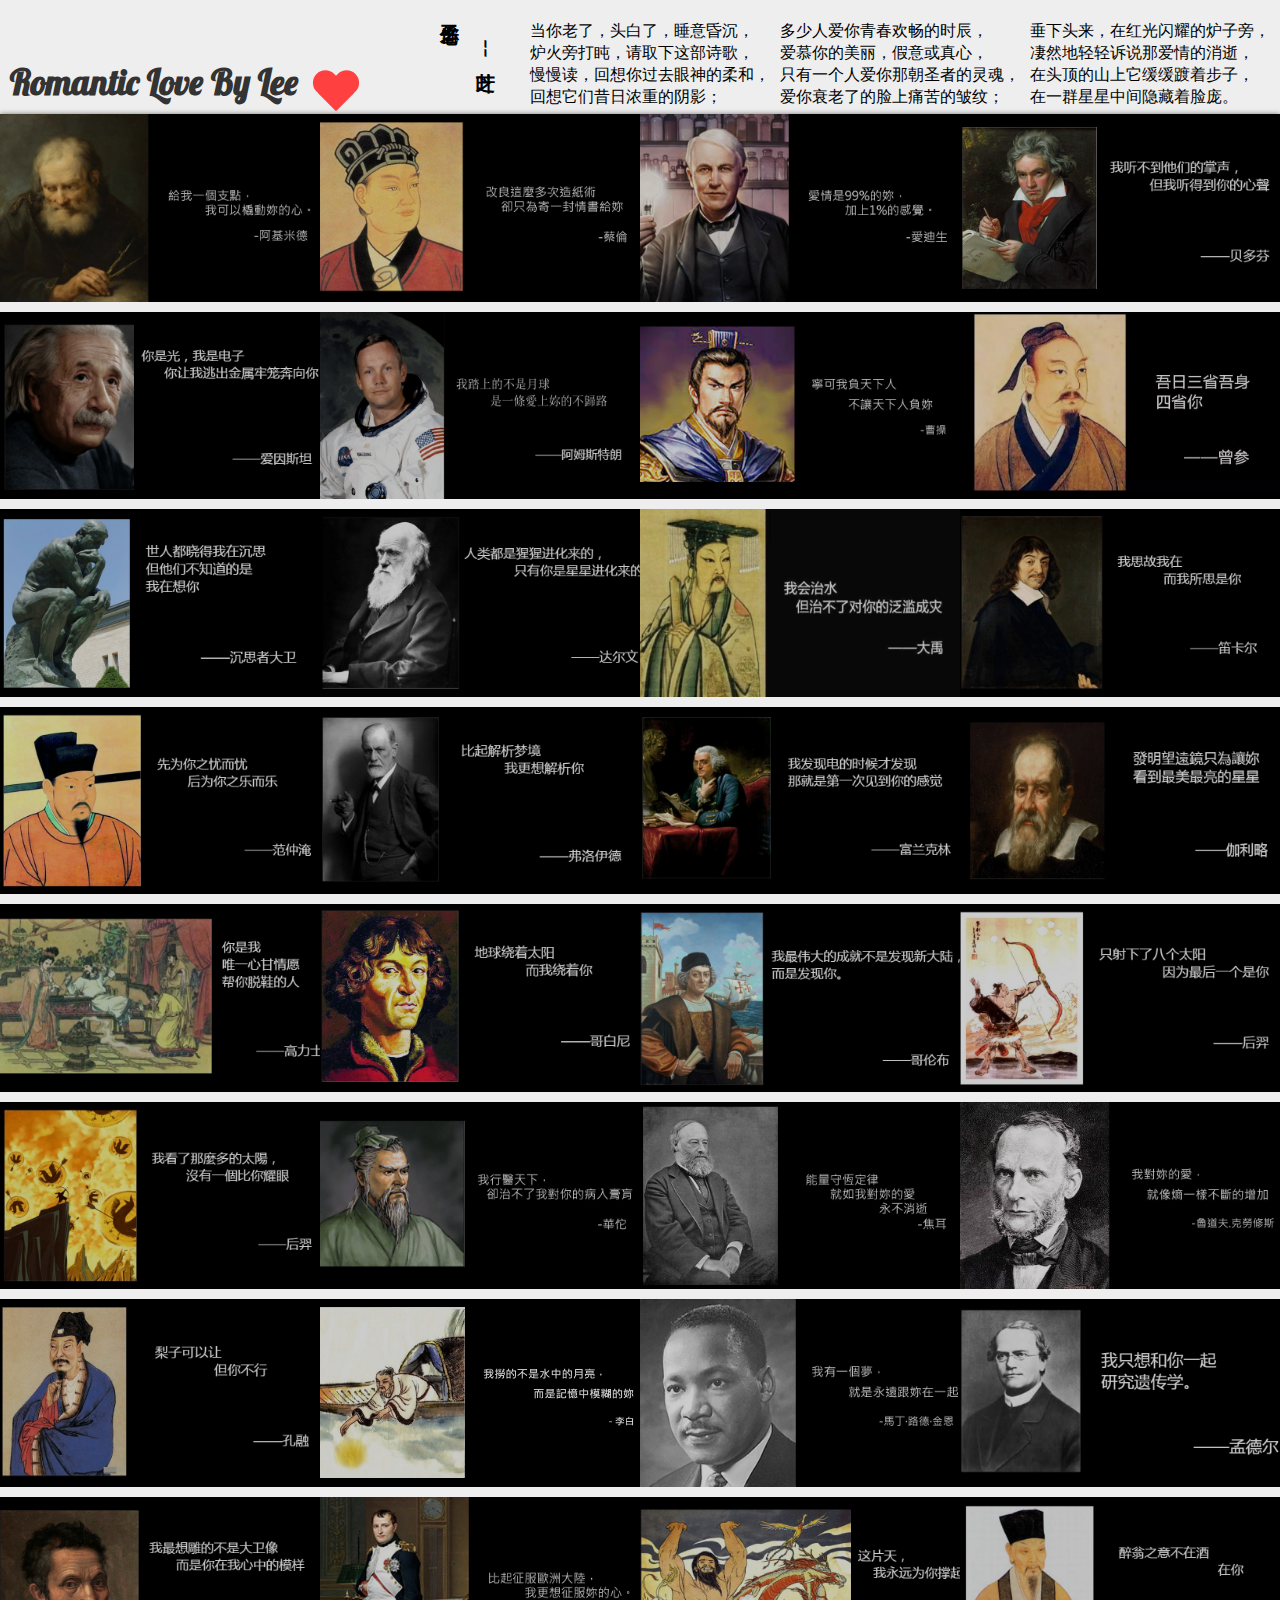
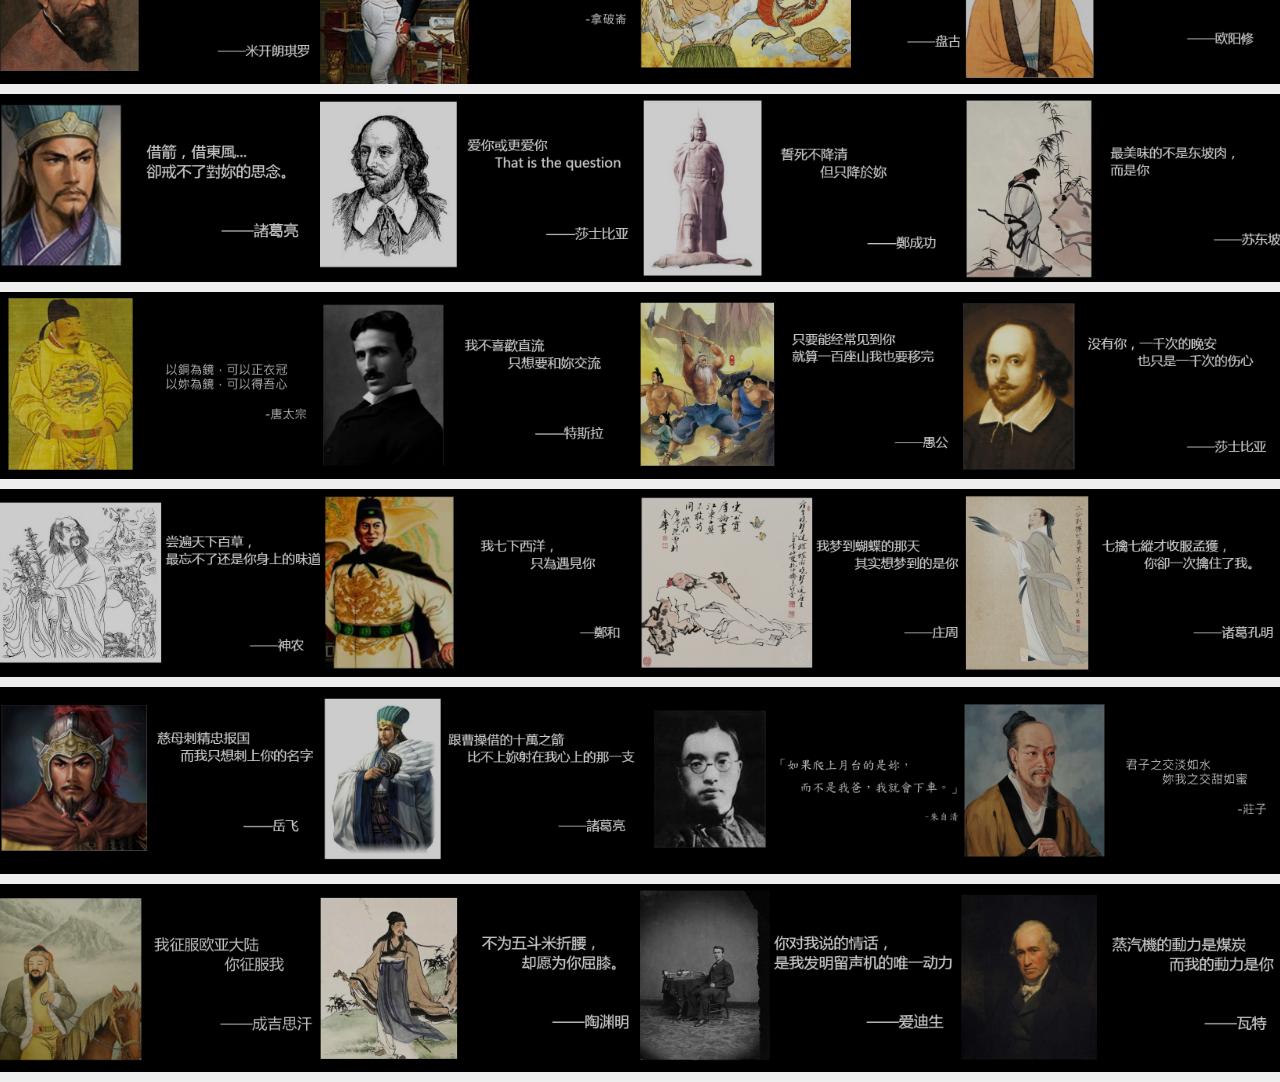
<file: index.html>
<!-- Gallery -->
<html>
	</head>
	<link href="romantic.css" rel="stylesheet" type="text/css"/>
	<meta name="viewport" content="width=device-width, initial-scale=1">
	</head>
<section class="gallery">
  <h1>Romantic Love By Lee</h1>
  <p class="logo">		
     <span class="heart"></span>	
  </p>
  <div class='right'>
  <div class='poem'>
	  垂下头来，在红光闪耀的炉子旁，<br>
	  凄然地轻轻诉说那爱情的消逝，<br>
	  在头顶的山上它缓缓踱着步子，<br>
	  在一群星星中间隐藏着脸庞。<br>
  </div>
  <div class="poem">
	  多少人爱你青春欢畅的时辰，<br>
	  爱慕你的美丽，假意或真心，<br>
	  只有一个人爱你那朝圣者的灵魂，<br>
	  爱你衰老了的脸上痛苦的皱纹；<br>
  </div>
  <div class="poem">
	  当你老了，头白了，睡意昏沉，<br>
	  炉火旁打盹，请取下这部诗歌，<br>
	  慢慢读，回想你过去眼神的柔和，<br>
	  回想它们昔日浓重的阴影；<br>
  </div>
  <p class="author">——叶芝</p>
  <p class="title">当你老了</p>
  </div>
  <ol>
    <li>
	 <a > <div class="info"> <h3></h3> <p></p> </div></a>
    </li>
    <li>
	 <a > <div class="info"> <h3></h3> <p></p> </div></a>
    </li>
    <li>
	 <a > <div class="info"> <h3></h3> <p></p> </div></a>
    </li>
    <li>
	 <a > <div class="info"> <h3></h3> <p></p> </div></a>
    </li>
    <li>
	 <a > <div class="info"> <h3></h3> <p></p> </div></a>
    </li>
    <li>
	 <a > <div class="info"> <h3></h3> <p></p> </div></a>
    </li>
    <li>
	 <a > <div class="info"> <h3></h3> <p></p> </div></a>
    </li>
    <li>
	 <a > <div class="info"> <h3></h3> <p></p> </div></a>
    </li>
    <li>
	 <a > <div class="info"> <h3></h3> <p></p> </div></a>
    </li>
    <li>
	 <a > <div class="info"> <h3></h3> <p></p> </div></a>
    </li>
    <li>
	 <a > <div class="info"> <h3></h3> <p></p> </div></a>
    </li>
    <li>
	 <a > <div class="info"> <h3></h3> <p></p> </div></a>
    </li>
    <li>
	 <a > <div class="info"> <h3></h3> <p></p> </div></a>
    </li>
    <li>
	 <a > <div class="info"> <h3></h3> <p></p> </div></a>
    </li>
    <li>
	 <a > <div class="info"> <h3></h3> <p></p> </div></a>
    </li>
    <li>
	 <a > <div class="info"> <h3></h3> <p></p> </div></a>
    </li>
    <li>
	 <a > <div class="info"> <h3></h3> <p></p> </div></a>
    </li>
    <li>
	 <a > <div class="info"> <h3></h3> <p></p> </div></a>
    </li>
    <li>
	 <a > <div class="info"> <h3></h3> <p></p> </div></a>
    </li>
    <li>
	 <a > <div class="info"> <h3></h3> <p></p> </div></a>
    </li>
    <li>
	 <a > <div class="info"> <h3></h3> <p></p> </div></a>
    </li>
    <li>
	 <a > <div class="info"> <h3></h3> <p></p> </div></a>
    </li>
    <li>
	 <a > <div class="info"> <h3></h3> <p></p> </div></a>
    </li>
    <li>
	 <a > <div class="info"> <h3></h3> <p></p> </div></a>
    </li>
    <li>
	 <a > <div class="info"> <h3></h3> <p></p> </div></a>
    </li>
    <li>
	 <a > <div class="info"> <h3></h3> <p></p> </div></a>
    </li>
    <li>
	 <a > <div class="info"> <h3></h3> <p></p> </div></a>
    </li>
    <li>
	 <a > <div class="info"> <h3></h3> <p></p> </div></a>
    </li>
    <li>
	 <a > <div class="info"> <h3></h3> <p></p> </div></a>
    </li>
    <li>
	 <a > <div class="info"> <h3></h3> <p></p> </div></a>
    </li>
    <li>
	 <a > <div class="info"> <h3></h3> <p></p> </div></a>
    </li>
    <li>
	 <a > <div class="info"> <h3></h3> <p></p> </div></a>
    </li>
    <li>
	 <a > <div class="info"> <h3></h3> <p></p> </div></a>
    </li>
    <li>
	 <a > <div class="info"> <h3></h3> <p></p> </div></a>
    </li>
    <li>
	 <a > <div class="info"> <h3></h3> <p></p> </div></a>
    </li>
    <li>
	 <a > <div class="info"> <h3></h3> <p></p> </div></a>
    </li>
    <li>
	 <a > <div class="info"> <h3></h3> <p></p> </div></a>
    </li>
    <li>
	 <a > <div class="info"> <h3></h3> <p></p> </div></a>
    </li>
    <li>
	 <a > <div class="info"> <h3></h3> <p></p> </div></a>
    </li>
    <li>
	 <a > <div class="info"> <h3></h3> <p></p> </div></a>
    </li>
    <li>
	 <a > <div class="info"> <h3></h3> <p></p> </div></a>
    </li>
    <li>
	 <a > <div class="info"> <h3></h3> <p></p> </div></a>
    </li>
    <li>
	 <a > <div class="info"> <h3></h3> <p></p> </div></a>
    </li>
    <li>
	 <a > <div class="info"> <h3></h3> <p></p> </div></a>
    </li>
    <li>
	 <a > <div class="info"> <h3></h3> <p></p> </div></a>
    </li>
    <li>
	 <a > <div class="info"> <h3></h3> <p></p> </div></a>
    </li>
    <li>
	 <a > <div class="info"> <h3></h3> <p></p> </div></a>
    </li>
    <li>
	 <a > <div class="info"> <h3></h3> <p></p> </div></a>
    </li>
    <li>
	 <a > <div class="info"> <h3></h3> <p></p> </div></a>
    </li>
    <li>
	 <a > <div class="info"> <h3></h3> <p></p> </div></a>
    </li>
    <li>
	 <a > <div class="info"> <h3></h3> <p></p> </div></a>
    </li>
    <li>
	 <a > <div class="info"> <h3></h3> <p></p> </div></a>
    </li>
  </ol>
</section>
</html>
</file>
<file: romantic.css>
@charset "UTF-8";
@import url('https://fonts.googleapis.com/css?family=Lobster');

* {
    padding: 0;
    margin: 0;
    box-sizing: border-box;
}
body {
    font-family: 'Lobster', cursive;
    background-color: #eee;    
}
.logo{
	display:inline-block
}
.right {
	float:right;
	width: 850px;
	display:inline-block
}
.author {
	 writing-mode: tb-rl;
	float:right;
	display:inline-block;
	font-size: 1.2em;
	font-weight: bold;
	margin-top: -10px;
	margin-right: 30px;
	    -webkit-writing-mode: vertical-rl;      
	    writing-mode: vertical-rl;
    }
.title {
	 writing-mode: tb-rl;
	float:right;
	display:inline-block;
	font-size: 1.2em;
	font-weight: bold;
	margin-top: -40px;
	margin-right: 10px;
	    -webkit-writing-mode: vertical-rl;      
	    writing-mode: vertical-rl;
    }
.poem {
	display: inline-block;
	margin-top: -30px;
	float:right;
	margin-right: 10px;
}
.logo .heart {
  opacity: 1;
  display: inline-block;
  cursor: pointer;
  width: 50px;
  height: 40px;
  padding-bottom: 10px;
  left: auto;
  position: relative;
  vertical-align: middle;
}

.heart {
  opacity: 0;
  position: absolute;
  left: 10%;
  width: 50px;
  height: 40px;
  display: none;
  transition: 1.5s ease-in-out opacity;
}
.heart:before, .heart:after {
  position: absolute;
  content: "";
  left: 25px;
  top: 0;
  width: 25px;
  height: 40px;
  background: #ff4040;
  border-radius: 50px 50px 0 0;
  -webkit-transform: rotate(-45deg);
          transform: rotate(-45deg);
  -webkit-transform-origin: 0 100%;
          transform-origin: 0 100%;
}
.heart:after {
  left: 0;
  -webkit-transform: rotate(45deg);
          transform: rotate(45deg);
  -webkit-transform-origin: 100% 100%;
          transform-origin: 100% 100%;
}


/* Gallery */

.gallery {
    position: relative;
    width: 100%;
//    max-width: 860px;
}
.gallery h1 {
    display: inline-block;
    font-size: 2.2em;
    margin: 0 auto;
    padding: 10px;
    color: #333;
}
.gallery ol {
    list-style: none;
    width: inherit;
}
.gallery li {
    position: relative;
    width: inherit;
    height: 480px;
    background-repeat: no-repeat;
    background-position: 50% 50%;
    background-size: cover;
}
.gallery li:nth-child(1) {
    background-image: url(./pic1/1-min.jpg);   
}
.gallery li:nth-child(2) {
    background-image: url(./pic1/6-min.jpg);   
}
.gallery li:nth-child(3) {
    background-image: url(./pic1/3-min.jpg);   
}
.gallery li:nth-child(4) {
    background-image: url(./pic1/5-min.jpg);   
}
.gallery li:nth-child(5) {
    background-image: url(./pic1/4-min.jpg);   
}
.gallery li:nth-child(6) {
    background-image: url(./pic1/2-min.jpg);   
}
.gallery li:nth-child(7) {
    background-image: url(./pic1/7-min.jpg);   
}
.gallery li:nth-child(8) {
    background-image: url(./pic1/8-min.jpg);   
}
.gallery li:nth-child(9) {
    background-image: url(./pic1/9-min.jpg);   
}
.gallery li:nth-child(10) {
    background-image: url(./pic1/10-min.jpg);   
}
.gallery li:nth-child(48) {
    background-image: url(./pic1/48-min.jpg);   
}
.gallery li:nth-child(11) {
    background-image: url(./pic1/11-min.jpg);   
}
.gallery li:nth-child(12) {
    background-image: url(./pic1/12-min.jpg);   
}
.gallery li:nth-child(13) {
    background-image: url(./pic1/13-min.jpg);   
}
.gallery li:nth-child(14) {
    background-image: url(./pic1/14-min.jpg);   
}
.gallery li:nth-child(15) {
    background-image: url(./pic1/15-min.jpg);   
}
.gallery li:nth-child(16) {
    background-image: url(./pic1/16-min.jpg);   
}
.gallery li:nth-child(17) {
    background-image: url(./pic1/17-min.jpg);   
}
.gallery li:nth-child(18) {
    background-image: url(./pic1/18-min.jpg);   
}
.gallery li:nth-child(19) {
    background-image: url(./pic1/19-min.jpg);   
}
.gallery li:nth-child(20) {
    background-image: url(./pic1/20-min.jpg);   
}
.gallery li:nth-child(21) {
    background-image: url(./pic1/21-min.jpg);   
}
.gallery li:nth-child(22) {
    background-image: url(./pic1/22-min.jpg);   
}
.gallery li:nth-child(23) {
    background-image: url(./pic1/23-min.jpg);   
}
.gallery li:nth-child(24) {
    background-image: url(./pic1/24-min.jpg);   
}
.gallery li:nth-child(25) {
    background-image: url(./pic1/25-min.jpg);   
}
.gallery li:nth-child(26) {
    background-image: url(./pic1/26-min.jpg);   
}
.gallery li:nth-child(27) {
    background-image: url(./pic1/27-min.jpg);   
}
.gallery li:nth-child(28) {
    background-image: url(./pic1/28-min.jpg);   
}
.gallery li:nth-child(29) {
    background-image: url(./pic1/29-min.jpg);   
}
.gallery li:nth-child(30) {
    background-image: url(./pic1/30-min.jpg);   
}
.gallery li:nth-child(32) {
    background-image: url(./pic1/31-min.jpg);   
}
.gallery li:nth-child(31) {
    background-image: url(./pic1/32-min.jpg);   
}
.gallery li:nth-child(33) {
    background-image: url(./pic1/45-min.jpg);   
}
.gallery li:nth-child(34) {
    background-image: url(./pic1/34-min.jpg);   
}
.gallery li:nth-child(35) {
    background-image: url(./pic1/41-min.jpg);   
}
.gallery li:nth-child(36) {
    background-image: url(./pic1/36-min.jpg);   
}
.gallery li:nth-child(37) {
    background-image: url(./pic1/37-min.jpg);   
}
.gallery li:nth-child(38) {
    background-image: url(./pic1/38-min.jpg);   
}
.gallery li:nth-child(39) {
    background-image: url(./pic1/39-min.jpg);   
}
.gallery li:nth-child(40) {
    background-image: url(./pic1/33-min.jpg);   
}
.gallery li:nth-child(41) {
    background-image: url(./pic1/35-min.jpg);   
}
.gallery li:nth-child(42) {
    background-image: url(./pic1/42-min.jpg);   
}
.gallery li:nth-child(43) {
    background-image: url(./pic1/47-min.jpg);   
}
.gallery li:nth-child(44) {
    background-image: url(./pic1/44-min.jpg);   
}
.gallery li:nth-child(45) {
    background-image: url(./pic1/40-min.jpg);   
}
.gallery li:nth-child(46) {
    background-image: url(./pic1/46-min.jpg);   
}
.gallery li:nth-child(47) {
    background-image: url(./pic1/43-min.jpg);   
}
.gallery li:nth-child(49) {
    background-image: url(./pic1/49-min.jpg);   
}
.gallery li:nth-child(50) {
    background-image: url(./pic1/50-min.jpg);   
}
.gallery li:nth-child(51) {
    background-image: url(./pic1/51-min.jpg);   
}
.gallery li:nth-child(52) {
    background-image: url(./pic1/52-min.jpg);   
}
.gallery a {
    position: relative;
    display: block;
    width: 100%;
    height: 100%;
    background-color: rgba(0, 0, 0, 0.2);
}
.info {
    position: absolute;
    bottom: 0;
    left: 0;
    padding: 10px 15px;
    color: #fff;
    text-shadow: 0 0 5px rgba(0, 0, 0, 0.9);
}
.info h3 {
    font-size: 2em;
}
.info p {
    font-size: 0.9em;
}

/* Viewport >= 420px */

@media (max-width:667px) and (min-width: 375px) {
	.poem {
		display:none;
	}
	.author,.title,.logo {
		display:none
	}
    .gallery {
        margin: 20px auto 0;
    } 
    .gallery ol {
        height: 420px;
        box-shadow: 0 0 5px rgba(0, 0, 0, 0.5);
    }
    .gallery li {
        width: 100%;
        height: 210px;
	margin-bottom: 10px;
        -webkit-transition: -webkit-transform 500ms ease;
        transition: -webkit-transform 500ms ease;
        transition: transform 500ms ease;
        transition: transform 500ms ease, -webkit-transform 500ms ease;
    }
    .gallery li:hover {
        -webkit-transform: scale(1.1);
        transform: scale(1.1);
        z-index: 5;
    }
    .gallery a {
        -webkit-transition: background-color 500ms ease;
        transition: background-color 500ms ease;
    }
    .gallery a:hover {
        background-color: rgba(0, 0, 0, 0);
    }
    .info h3 {
        font-size: 1.2em;
    }
}

/* Viewport >= 620px */

@media (max-width:849px) and (min-width: 414px) {
	.poem {
		display:none;
	}
	.author,.title,.logo {
		display:none
	}
    .gallery {
        margin: 20px auto 0;
    } 
    .gallery ol {
        height: 420px;
        box-shadow: 0 0 5px rgba(0, 0, 0, 0.5);
    }
    .gallery li {
        width: 100%;
        height: 230px;
	margin-bottom: 10px;
        -webkit-transition: -webkit-transform 500ms ease;
        transition: -webkit-transform 500ms ease;
        transition: transform 500ms ease;
        transition: transform 500ms ease, -webkit-transform 500ms ease;
    }
    .gallery li:hover {
        -webkit-transform: scale(1.1);
        transform: scale(1.1);
        z-index: 5;
    }
    .gallery a {
        -webkit-transition: background-color 500ms ease;
        transition: background-color 500ms ease;
    }
    .gallery a:hover {
        background-color: rgba(0, 0, 0, 0);
    }
    .info h3 {
        font-size: 1.2em;
    }
}

/* Viewport >= 850 */

@media (max-width:1220px) and (min-width: 850px) {
	.right{
		float:left;
		margin-right: 200px;
	}
	.poem {
		margin-top:10px;
	}
	.title {
		margin-top:10px;
		margin-bottom: 20px;
	}
	.author {
		margin-top:25px;
	}
.gallery li:nth-child(47) {
	display:none;
}
    .gallery {
        margin: 50px auto 0;
    } 
    .gallery ol {
        height: 375px;
        box-shadow: 0 0 5px rgba(0, 0, 0, 0.5);
    }
    .gallery li {
        width: 33%;
	float: left;
        height: 50%;
	margin-bottom: 10px;
        -webkit-transition: -webkit-transform 500ms ease;
        transition: -webkit-transform 500ms ease;
        transition: transform 500ms ease;
        transition: transform 500ms ease, -webkit-transform 500ms ease;
    }
    .gallery li:hover {
        -webkit-transform: scale(1.1);
        transform: scale(1.1);
        z-index: 5;
    }
    .gallery a {
        -webkit-transition: background-color 500ms ease;
        transition: background-color 500ms ease;
    }
    .gallery a:hover {
        background-color: rgba(0, 0, 0, 0);
    }
    .info h3 {
        font-size: 1.2em;
    }
}
/* Viewport >= 800px */

@media screen and (min-width: 1210px) {
    .gallery {
        margin: 50px auto 0;
    } 
    .gallery ol {
        height: 375px;
        box-shadow: 0 0 5px rgba(0, 0, 0, 0.5);
    }
    .gallery li {
        width: 25%;
	float: left;
        height: 50%;
	margin-bottom: 10px;
        -webkit-transition: -webkit-transform 500ms ease;
        transition: -webkit-transform 500ms ease;
        transition: transform 500ms ease;
        transition: transform 500ms ease, -webkit-transform 500ms ease;
    }
    .gallery li:hover {
        -webkit-transform: scale(1.1);
        transform: scale(1.1);
        z-index: 5;
    }
    .gallery a {
        -webkit-transition: background-color 500ms ease;
        transition: background-color 500ms ease;
    }
    .gallery a:hover {
        background-color: rgba(0, 0, 0, 0);
    }
    .info h3 {
        font-size: 1.2em;
    }
}
</file>
